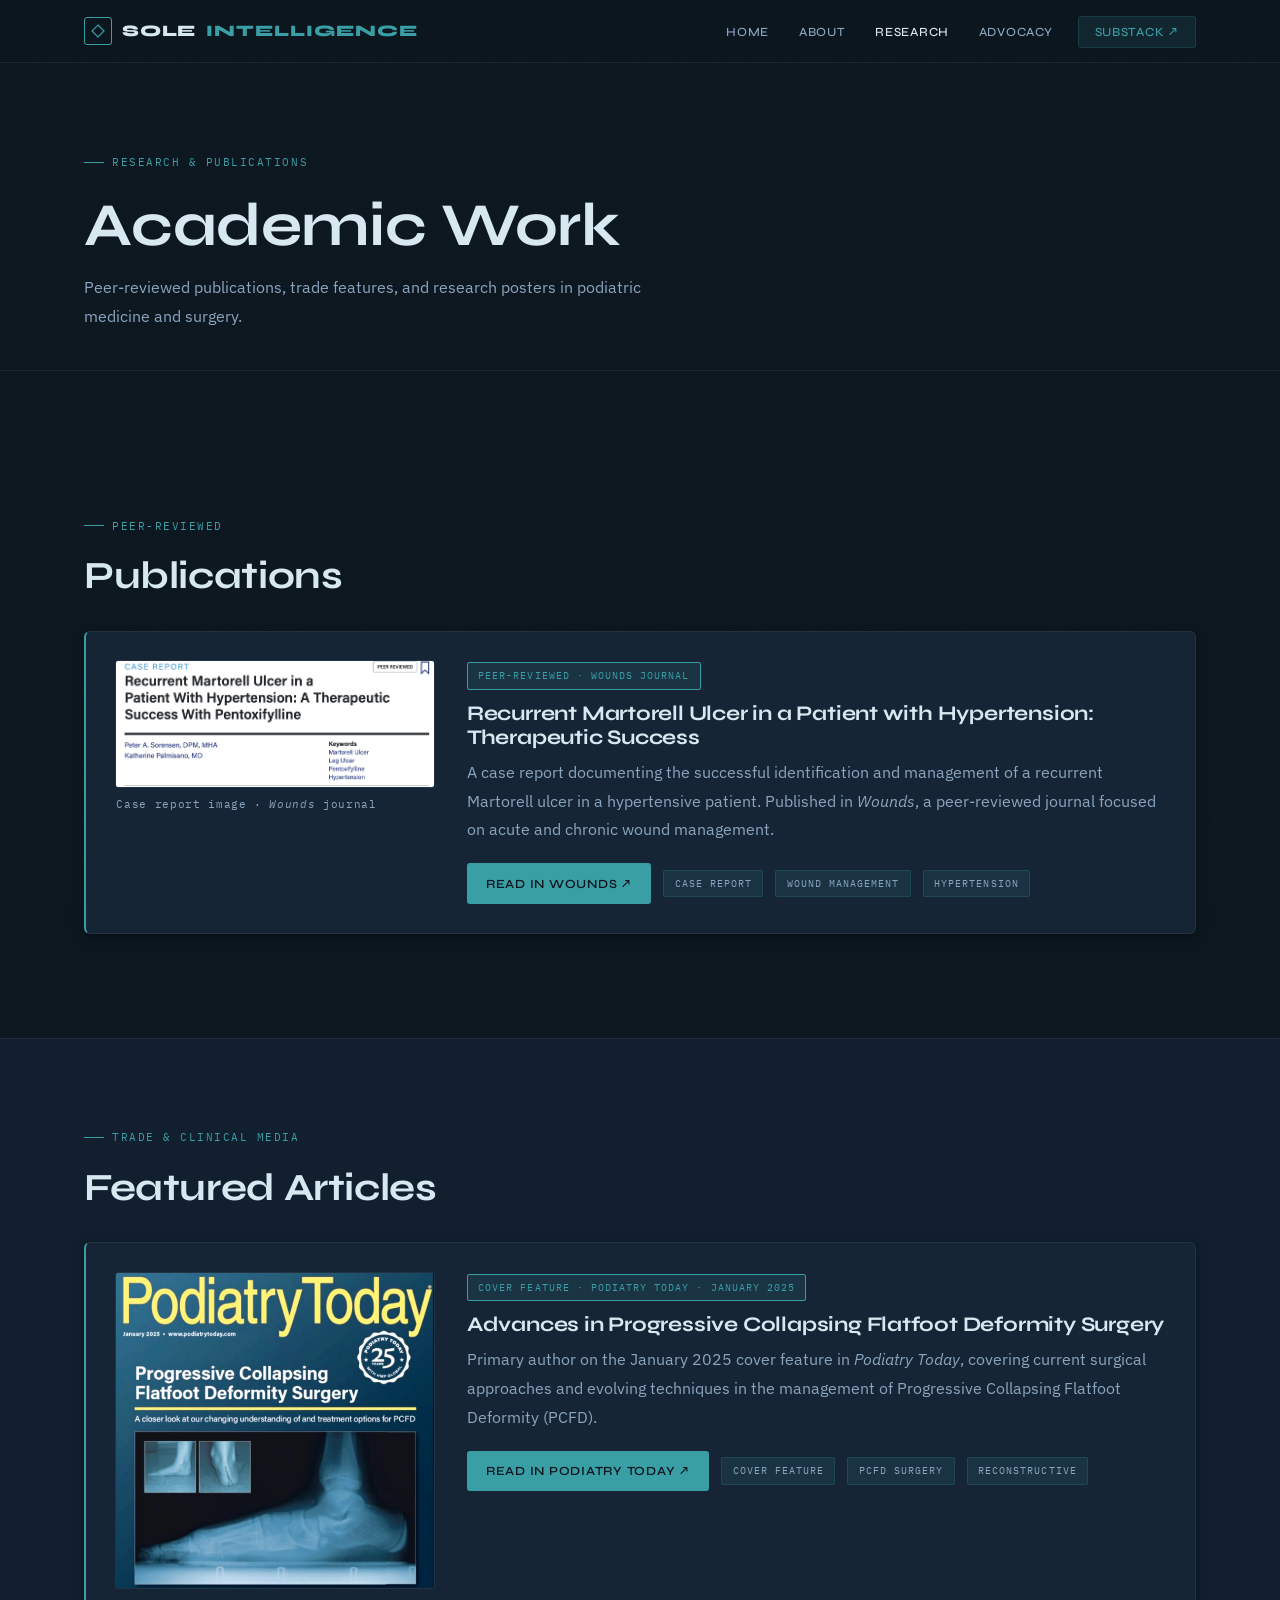
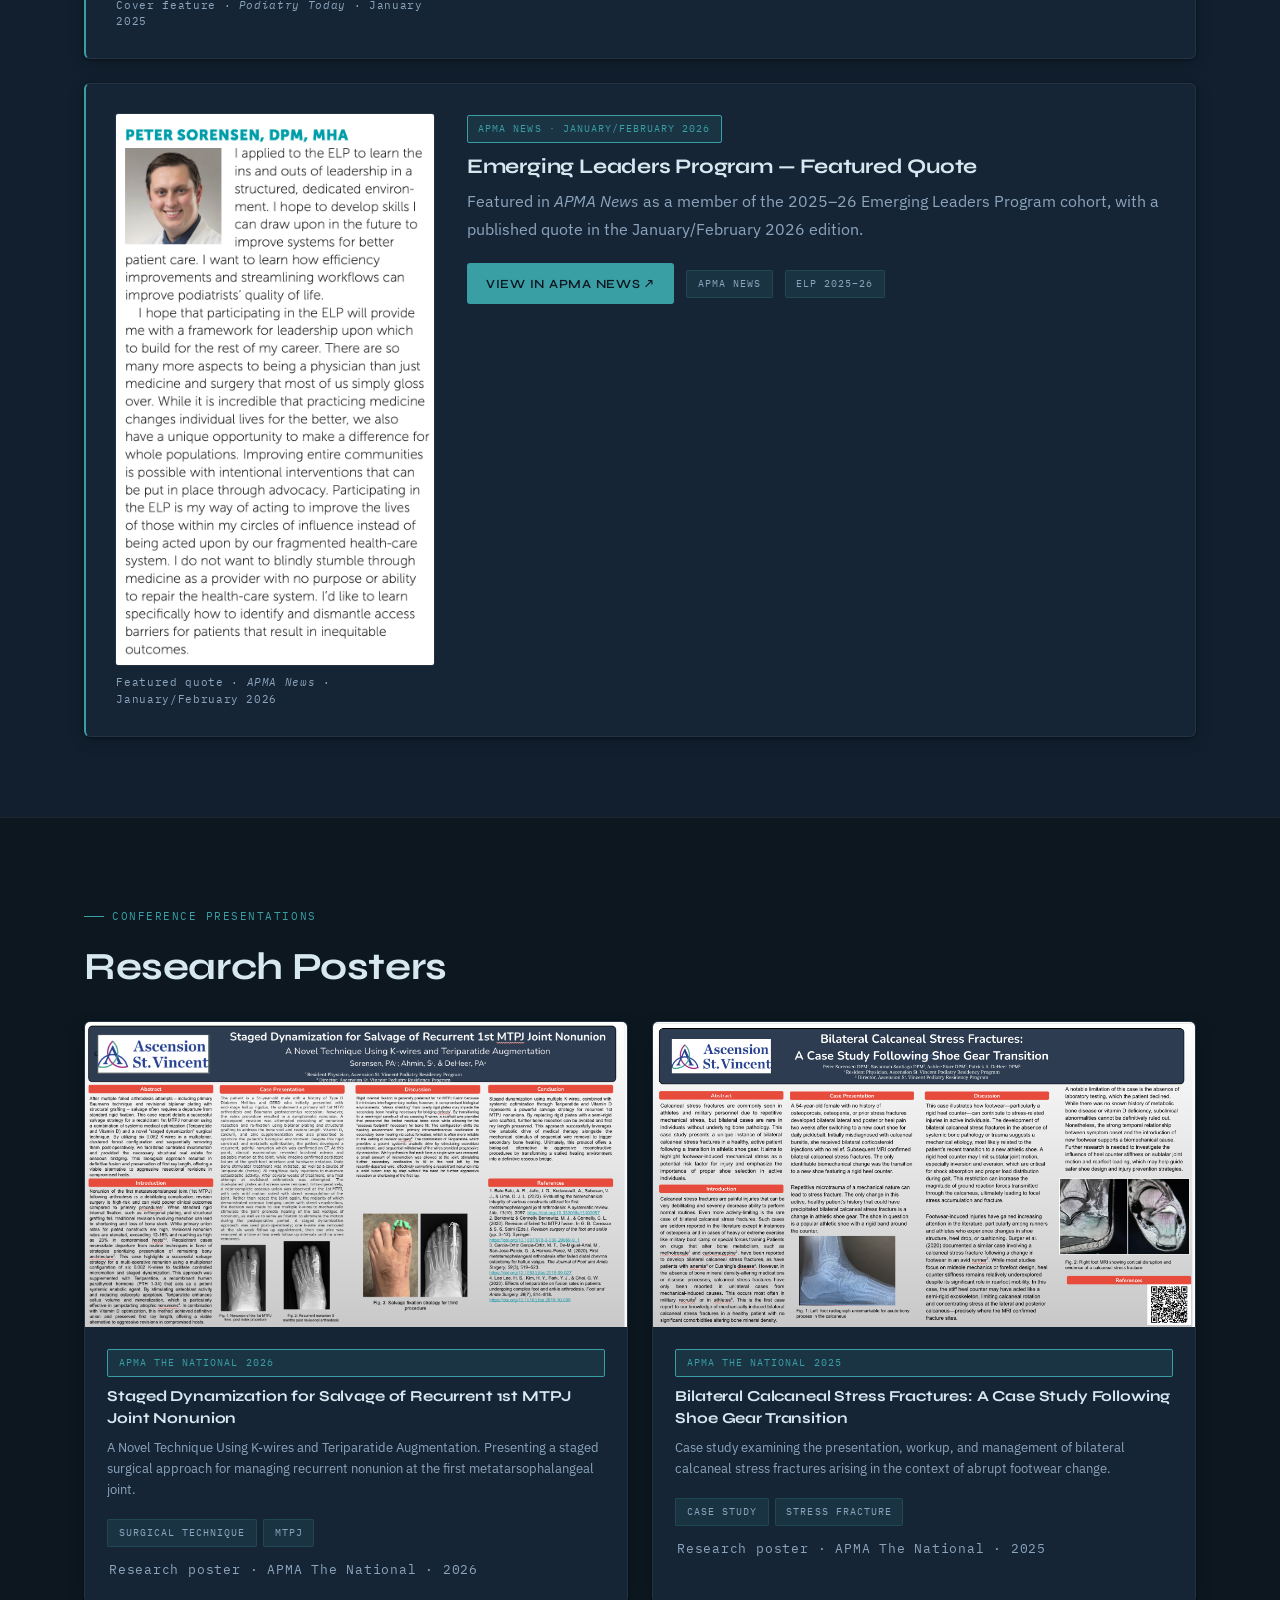
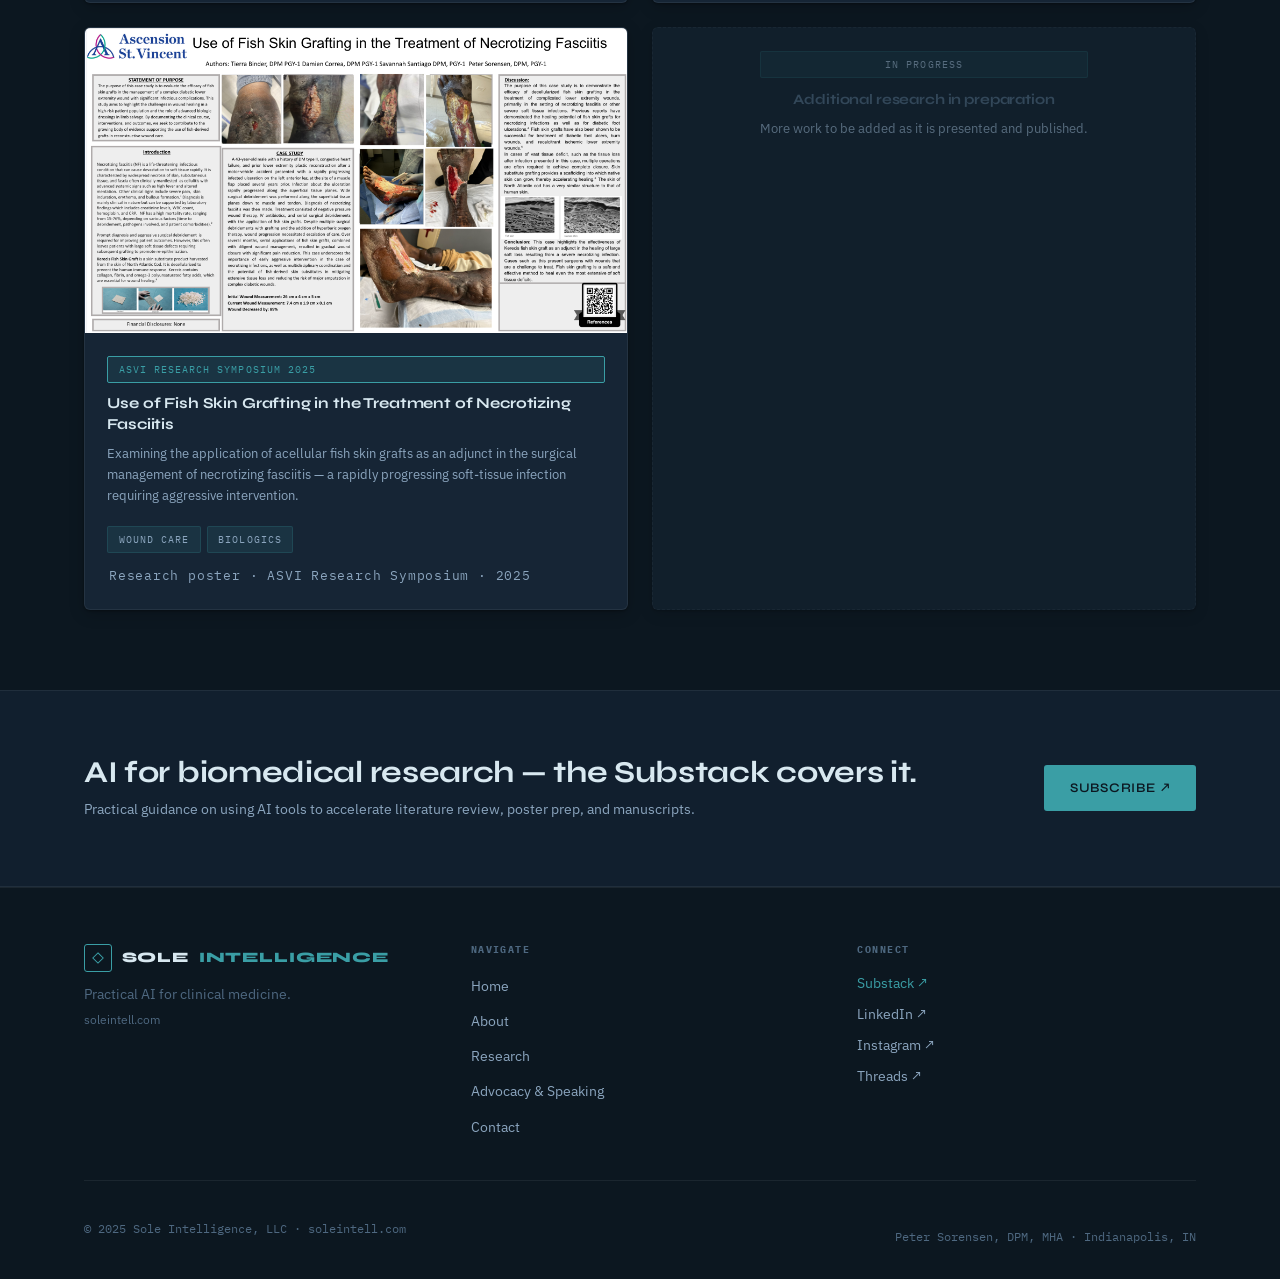
<file: pages/research.html>
<!DOCTYPE html>
<html lang="en">
<head>
  <meta charset="UTF-8" />
  <meta name="viewport" content="width=device-width, initial-scale=1.0" />
  <title>Research &amp; Publications — Peter Sorensen, DPM, MHA | Sole Intelligence</title>
  <meta name="description" content="Peer-reviewed publications, conference posters, and academic work by Peter Sorensen, DPM, MHA — podiatric physician and surgeon." />
  <link rel="stylesheet" href="../styles/globals.css" />
  <link rel="icon" type="image/svg+xml" href="../assets/icons/favicon.svg" />
</head>
<body>

  <!-- ============================================================
       NAVIGATION
  ============================================================ -->
  <nav class="nav">
    <div class="nav-inner">
      <a href="../index.html" class="nav-logo">
        <div class="nav-logo-mark">
          <svg width="14" height="14" viewBox="0 0 14 14" fill="none"><path d="M7 1L13 7L7 13L1 7L7 1Z" stroke="#3A9EA5" stroke-width="1.2" fill="none"/></svg>
        </div>
        Sole<span>Intelligence</span>
      </a>
      <ul class="nav-links">
        <li><a href="../index.html">Home</a></li>
        <li><a href="about.html">About</a></li>
        <li><a href="research.html" class="active">Research</a></li>
        <li><a href="advocacy.html">Advocacy</a></li>
        <li><a href="https://substack.com/@soleintell" target="_blank" rel="noopener" class="nav-cta">Substack ↗</a></li>
      </ul>
      <button class="nav-toggle" id="navToggle" aria-label="Toggle menu">
        <span></span><span></span><span></span>
      </button>
    </div>
    <div class="nav-mobile" id="mobileNav">
      <a href="../index.html">Home</a>
      <a href="about.html">About</a>
      <a href="research.html">Research</a>
      <a href="advocacy.html">Advocacy</a>
      <a href="https://substack.com/@soleintell" target="_blank" rel="noopener">Substack ↗</a>
    </div>
  </nav>

  <!-- ============================================================
       PAGE HEADER
  ============================================================ -->
  <div class="page-header">
    <div class="container">
      <span class="section-tag">Research &amp; Publications</span>
      <h1>Academic Work</h1>
      <p>Peer-reviewed publications, trade features, and research posters in podiatric medicine and surgery.</p>
    </div>
  </div>

  <!-- ============================================================
       PEER-REVIEWED PUBLICATIONS
  ============================================================ -->
  <section class="section">
    <div class="container">
      <span class="section-tag">Peer-Reviewed</span>
      <h2 style="margin-bottom: 2rem;">Publications</h2>

      <!-- Martorell Ulcer -->
      <div class="card card-accent" style="display: grid; grid-template-columns: 320px 1fr; gap: 2rem; align-items: start; margin-bottom: 1.5rem;">
        <div>
          <div style="border-radius: var(--radius); overflow: hidden; border: 1px solid var(--border-sub);">
            <img src="../Martorell.jpg" alt="Martorell Ulcer case report — published in Wounds journal" loading="lazy" style="width: 100%; display: block;" />
          </div>
          <p class="img-caption" style="margin-top: 0.5rem;">Case report image · <em>Wounds</em> journal</p>
        </div>
        <div>
          <span class="tag tag-accent" style="margin-bottom: 0.75rem;">Peer-Reviewed · Wounds Journal</span>
          <h2 style="font-size: 1.3rem; margin-bottom: 0.5rem;">Recurrent Martorell Ulcer in a Patient with Hypertension: Therapeutic Success</h2>
          <p style="margin-top: 0.5rem;">
            A case report documenting the successful identification and management of a recurrent
            Martorell ulcer in a hypertensive patient. Published in <em>Wounds</em>, a peer-reviewed
            journal focused on acute and chronic wound management.
          </p>
          <div style="margin-top: 1.2rem; display: flex; gap: 0.75rem; flex-wrap: wrap; align-items: center;">
            <a href="https://www.hmpgloballearningnetwork.com/site/wounds/case-report/recurrent-martorell-ulcer-patient-hypertension-therapeutic-success"
               target="_blank" rel="noopener" class="btn btn-primary" style="font-size: 0.78rem; padding: 0.6rem 1.2rem;">
              Read in Wounds ↗
            </a>
            <span class="tag">Case Report</span>
            <span class="tag">Wound Management</span>
            <span class="tag">Hypertension</span>
          </div>
        </div>
      </div>

    </div>
  </section>

  <!-- ============================================================
       TRADE PUBLICATIONS
  ============================================================ -->
  <section class="section section-alt">
    <div class="container">
      <span class="section-tag">Trade &amp; Clinical Media</span>
      <h2 style="margin-bottom: 2rem;">Featured Articles</h2>

      <!-- Podiatry Today Cover -->
      <div class="card card-accent" style="display: grid; grid-template-columns: 320px 1fr; gap: 2rem; align-items: start; margin-bottom: 1.5rem;">
        <div>
          <div style="border-radius: var(--radius); overflow: hidden; border: 1px solid var(--border-sub);">
            <img src="../PCFD.jpg" alt="Podiatry Today January 2025 cover — Advances in Progressive Collapsing Flatfoot Deformity Surgery" loading="lazy" style="width: 100%; display: block;" />
          </div>
          <p class="img-caption" style="margin-top: 0.5rem;">Cover feature · <em>Podiatry Today</em> · January 2025</p>
        </div>
        <div>
          <span class="tag tag-accent" style="margin-bottom: 0.75rem;">Cover Feature · Podiatry Today · January 2025</span>
          <h2 style="font-size: 1.3rem; margin-bottom: 0.5rem;">Advances in Progressive Collapsing Flatfoot Deformity Surgery</h2>
          <p style="margin-top: 0.5rem;">
            Primary author on the January 2025 cover feature in <em>Podiatry Today</em>, covering
            current surgical approaches and evolving techniques in the management of Progressive
            Collapsing Flatfoot Deformity (PCFD).
          </p>
          <div style="margin-top: 1.2rem; display: flex; gap: 0.75rem; flex-wrap: wrap; align-items: center;">
            <a href="https://www.hmpgloballearningnetwork.com/site/podiatry/advances-progressive-collapsing-flatfoot-deformity-surgery"
               target="_blank" rel="noopener" class="btn btn-primary" style="font-size: 0.78rem; padding: 0.6rem 1.2rem;">
              Read in Podiatry Today ↗
            </a>
            <span class="tag">Cover Feature</span>
            <span class="tag">PCFD Surgery</span>
            <span class="tag">Reconstructive</span>
          </div>
        </div>
      </div>

      <!-- ELP APMA News -->
      <div class="card card-accent" style="display: grid; grid-template-columns: 320px 1fr; gap: 2rem; align-items: start;">
        <div>
          <div style="border-radius: var(--radius); overflow: hidden; border: 1px solid var(--border-sub);">
            <img src="../ELP.jpg" alt="APMA News January/February 2026 — ELP featured quote" loading="lazy" style="width: 100%; display: block;" />
          </div>
          <p class="img-caption" style="margin-top: 0.5rem;">Featured quote · <em>APMA News</em> · January/February 2026</p>
        </div>
        <div>
          <span class="tag tag-accent" style="margin-bottom: 0.75rem;">APMA News · January/February 2026</span>
          <h2 style="font-size: 1.3rem; margin-bottom: 0.5rem;">Emerging Leaders Program — Featured Quote</h2>
          <p style="margin-top: 0.5rem;">
            Featured in <em>APMA News</em> as a member of the 2025–26 Emerging Leaders Program cohort,
            with a published quote in the January/February 2026 edition.
          </p>
          <div style="margin-top: 1.2rem; display: flex; gap: 0.75rem; flex-wrap: wrap; align-items: center;">
            <a href="http://nxtbook.com/nxtbooks/apma/news_20260102/index.php#/p/12"
               target="_blank" rel="noopener" class="btn btn-primary" style="font-size: 0.78rem; padding: 0.6rem 1.2rem;">
              View in APMA News ↗
            </a>
            <span class="tag">APMA News</span>
            <span class="tag">ELP 2025–26</span>
          </div>
        </div>
      </div>

    </div>
  </section>

  <!-- ============================================================
       RESEARCH POSTERS
  ============================================================ -->
  <section class="section">
    <div class="container">
      <span class="section-tag">Conference Presentations</span>
      <h2 style="margin-bottom: 2rem;">Research Posters</h2>

      <div class="grid-2">

        <!-- Staged Dynamization -->
        <div class="pub-card">
          <img class="pub-img" src="../Staged Dynamization.jpg" alt="Research poster: Staged Dynamization for Salvage of Recurrent 1st MTPJ Joint Nonunion — APMA The National 2026" loading="lazy" />
          <div class="pub-body">
            <span class="tag tag-accent" style="margin-bottom: 0.6rem;">APMA The National 2026</span>
            <h3>Staged Dynamization for Salvage of Recurrent 1st MTPJ Joint Nonunion</h3>
            <p>
              A Novel Technique Using K-wires and Teriparatide Augmentation.
              Presenting a staged surgical approach for managing recurrent nonunion at
              the first metatarsophalangeal joint.
            </p>
            <div class="pub-footer">
              <div style="display: flex; gap: 0.4rem; flex-wrap: wrap;">
                <span class="tag">Surgical Technique</span>
                <span class="tag">MTPJ</span>
              </div>
            </div>
            <p class="img-caption" style="margin-top: 0.75rem;">Research poster · APMA The National · 2026</p>
          </div>
        </div>

        <!-- Calcaneal Stress Fractures -->
        <div class="pub-card">
          <img class="pub-img" src="../Calc Fx.jpg" alt="Research poster: Bilateral Calcaneal Stress Fractures following shoe gear transition — APMA The National 2025" loading="lazy" />
          <div class="pub-body">
            <span class="tag tag-accent" style="margin-bottom: 0.6rem;">APMA The National 2025</span>
            <h3>Bilateral Calcaneal Stress Fractures: A Case Study Following Shoe Gear Transition</h3>
            <p>
              Case study examining the presentation, workup, and management of bilateral calcaneal
              stress fractures arising in the context of abrupt footwear change.
            </p>
            <div class="pub-footer">
              <div style="display: flex; gap: 0.4rem; flex-wrap: wrap;">
                <span class="tag">Case Study</span>
                <span class="tag">Stress Fracture</span>
              </div>
            </div>
            <p class="img-caption" style="margin-top: 0.75rem;">Research poster · APMA The National · 2025</p>
          </div>
        </div>

        <!-- Fish Skin Grafting -->
        <div class="pub-card">
          <img class="pub-img" src="../Fish Skin.jpg" alt="Research poster: Use of Fish Skin Grafting in the Treatment of Necrotizing Fasciitis — ASVI Research Symposium 2025" loading="lazy" />
          <div class="pub-body">
            <span class="tag tag-accent" style="margin-bottom: 0.6rem;">ASVI Research Symposium 2025</span>
            <h3>Use of Fish Skin Grafting in the Treatment of Necrotizing Fasciitis</h3>
            <p>
              Examining the application of acellular fish skin grafts as an adjunct in the
              surgical management of necrotizing fasciitis — a rapidly progressing soft-tissue
              infection requiring aggressive intervention.
            </p>
            <div class="pub-footer">
              <div style="display: flex; gap: 0.4rem; flex-wrap: wrap;">
                <span class="tag">Wound Care</span>
                <span class="tag">Biologics</span>
              </div>
            </div>
            <p class="img-caption" style="margin-top: 0.75rem;">Research poster · ASVI Research Symposium · 2025</p>
          </div>
        </div>

        <!-- Placeholder for future work -->
        <div class="pub-card" style="border-style: dashed; opacity: 0.6; justify-content: center; align-items: center; min-height: 220px;">
          <div class="pub-body" style="text-align: center;">
            <span class="tag" style="margin-bottom: 0.75rem;">In Progress</span>
            <h3 style="color: var(--text-dim); font-size: 0.9rem;">Additional research in preparation</h3>
            <p style="font-size: 0.8rem;">More work to be added as it is presented and published.</p>
          </div>
        </div>

      </div>
    </div>
  </section>

  <!-- ============================================================
       CTA
  ============================================================ -->
  <section class="cta-band">
    <div class="container">
      <div class="cta-band-inner">
        <div>
          <h2>AI for biomedical research — the Substack covers it.</h2>
          <p>Practical guidance on using AI tools to accelerate literature review, poster prep, and manuscripts.</p>
        </div>
        <a href="https://substack.com/@soleintell" target="_blank" rel="noopener" class="btn btn-primary">
          Subscribe ↗
        </a>
      </div>
    </div>
  </section>

  <!-- ============================================================
       FOOTER
  ============================================================ -->
  <footer class="footer">
    <div class="container">
      <div class="footer-inner">
        <div class="footer-brand">
          <a href="../index.html" class="nav-logo" style="font-size: 0.9rem;">
            <div class="nav-logo-mark">
              <svg width="12" height="12" viewBox="0 0 14 14" fill="none"><path d="M7 1L13 7L7 13L1 7L7 1Z" stroke="#3A9EA5" stroke-width="1.2" fill="none"/></svg>
            </div>
            Sole<span>Intelligence</span>
          </a>
          <p style="margin-top: 0.75rem;">Practical AI for clinical medicine.</p>
          <p style="font-size: 0.78rem; margin-top: 0.25rem;">soleintell.com</p>
        </div>
        <div class="footer-links">
          <h5>Navigate</h5>
          <ul>
            <li><a href="../index.html">Home</a></li>
            <li><a href="about.html">About</a></li>
            <li><a href="research.html">Research</a></li>
            <li><a href="advocacy.html">Advocacy &amp; Speaking</a></li>
            <li><a href="../index.html#contact">Contact</a></li>
          </ul>
        </div>
        <div class="footer-social">
          <h5>Connect</h5>
          <div style="display: flex; flex-direction: column; gap: 0.5rem;">
            <a href="https://substack.com/@soleintell" target="_blank" rel="noopener" style="font-size: 0.85rem; color: var(--accent); text-decoration: none;">Substack ↗</a>
            <a href="https://www.linkedin.com/in/peter-sorensen-6b8b1a13b" target="_blank" rel="noopener" style="font-size: 0.85rem; color: var(--text-muted); text-decoration: none;">LinkedIn ↗</a>
            <a href="https://www.instagram.com/dr.peter.sorensen" target="_blank" rel="noopener" style="font-size: 0.85rem; color: var(--text-muted); text-decoration: none;">Instagram ↗</a>
            <a href="https://www.threads.com/@petabr3add" target="_blank" rel="noopener" style="font-size: 0.85rem; color: var(--text-muted); text-decoration: none;">Threads ↗</a>
          </div>
        </div>
      </div>
      <div class="footer-bottom">
        <p>© 2025 Sole Intelligence, LLC · soleintell.com</p>
        <p>Peter Sorensen, DPM, MHA · Indianapolis, IN</p>
      </div>
    </div>
  </footer>

  <script src="../scripts/main.js"></script>
</body>
</html>
</file>
<file: styles/globals.css>
/* ============================================================
   SOLE INTELLIGENCE — Global Stylesheet
   Palette: Deep navy base, muted teal accent, off-white text
   Vibe: OR meets data lab — grounded, surgical, credible
   ============================================================ */

@import url('https://fonts.googleapis.com/css2?family=Syne:wght@400;500;600;700;800&family=IBM+Plex+Sans:ital,wght@0,300;0,400;0,500;0,600;1,300;1,400&family=IBM+Plex+Mono:wght@400;500&display=swap');

/* ---- CSS Variables ---- */
:root {
  --bg:        #0C1720;
  --bg-mid:    #111F2E;
  --bg-card:   #162535;
  --bg-card-2: #1A2D40;

  --accent:    #3A9EA5;
  --accent-dim:#2A7880;
  --accent-faint: rgba(58, 158, 165, 0.12);

  --gray-blue: #7A97B0;
  --gray-dim:  #4A6478;

  --text:      #D8E8F0;
  --text-muted:#8BA5BE;
  --text-dim:  #4E6880;

  --border:    rgba(58, 158, 165, 0.18);
  --border-sub:rgba(216, 232, 240, 0.07);
  --line:      rgba(216, 232, 240, 0.06);

  --font-display: 'Syne', sans-serif;
  --font-body:    'IBM Plex Sans', sans-serif;
  --font-mono:    'IBM Plex Mono', monospace;

  --radius: 3px;
  --radius-md: 6px;

  --shadow-card: 0 1px 3px rgba(0,0,0,0.35), 0 4px 16px rgba(0,0,0,0.2);
  --shadow-glow: 0 0 0 1px var(--border);

  --transition: 200ms ease;
}

/* ---- Reset ---- */
*, *::before, *::after { box-sizing: border-box; margin: 0; padding: 0; }

html {
  scroll-behavior: smooth;
  font-size: 16px;
}

body {
  background-color: var(--bg);
  color: var(--text);
  font-family: var(--font-body);
  font-weight: 400;
  line-height: 1.7;
  -webkit-font-smoothing: antialiased;
  overflow-x: hidden;
}

/* Subtle noise texture overlay */
body::before {
  content: '';
  position: fixed;
  inset: 0;
  background-image: url("data:image/svg+xml,%3Csvg xmlns='http://www.w3.org/2000/svg' width='300' height='300'%3E%3Cfilter id='n'%3E%3CfeTurbulence type='fractalNoise' baseFrequency='0.75' numOctaves='4' stitchTiles='stitch'/%3E%3C/filter%3E%3Crect width='300' height='300' filter='url(%23n)' opacity='0.025'/%3E%3C/svg%3E");
  pointer-events: none;
  z-index: 0;
  opacity: 0.6;
}

img { max-width: 100%; display: block; }
a { color: var(--accent); text-decoration: none; transition: color var(--transition); }
a:hover { color: var(--text); }

/* ---- Typography ---- */
h1, h2, h3, h4, h5 {
  font-family: var(--font-display);
  font-weight: 700;
  line-height: 1.15;
  letter-spacing: -0.01em;
  color: var(--text);
}

h1 { font-size: clamp(2.2rem, 5vw, 3.8rem); }
h2 { font-size: clamp(1.6rem, 3.5vw, 2.4rem); }
h3 { font-size: clamp(1.1rem, 2.5vw, 1.4rem); }
h4 { font-size: 1rem; font-weight: 600; letter-spacing: 0.04em; text-transform: uppercase; }

p { color: var(--text-muted); font-size: 1rem; line-height: 1.8; }
p + p { margin-top: 1rem; }

.label {
  font-family: var(--font-mono);
  font-size: 0.7rem;
  letter-spacing: 0.12em;
  text-transform: uppercase;
  color: var(--accent);
  display: block;
  margin-bottom: 0.6rem;
}

.section-tag {
  display: inline-flex;
  align-items: center;
  gap: 0.5rem;
  font-family: var(--font-mono);
  font-size: 0.68rem;
  letter-spacing: 0.14em;
  text-transform: uppercase;
  color: var(--accent);
  margin-bottom: 1.2rem;
}

.section-tag::before {
  content: '';
  display: block;
  width: 20px;
  height: 1px;
  background: var(--accent);
}

/* ---- Layout ---- */
.container {
  width: 100%;
  max-width: 1160px;
  margin: 0 auto;
  padding: 0 1.5rem;
}

.section {
  padding: 5rem 0;
  position: relative;
  z-index: 1;
}

.section-alt {
  background-color: var(--bg-mid);
}

.section + .section { border-top: 1px solid var(--border-sub); }

/* ---- Buttons ---- */
.btn {
  display: inline-flex;
  align-items: center;
  gap: 0.5rem;
  font-family: var(--font-display);
  font-size: 0.82rem;
  font-weight: 600;
  letter-spacing: 0.06em;
  text-transform: uppercase;
  padding: 0.75rem 1.6rem;
  border-radius: var(--radius);
  transition: all var(--transition);
  cursor: pointer;
  border: none;
  text-decoration: none;
}

.btn-primary {
  background: var(--accent);
  color: var(--bg);
}
.btn-primary:hover {
  background: #4AB5BC;
  color: var(--bg);
  transform: translateY(-1px);
}

.btn-outline {
  background: transparent;
  color: var(--text);
  border: 1px solid var(--border);
}
.btn-outline:hover {
  border-color: var(--accent);
  color: var(--accent);
}

.btn-ghost {
  background: transparent;
  color: var(--text-muted);
  padding: 0.6rem 1rem;
}
.btn-ghost:hover { color: var(--accent); }

/* ---- Cards ---- */
.card {
  background: var(--bg-card);
  border: 1px solid var(--border-sub);
  border-radius: var(--radius-md);
  padding: 1.8rem;
  box-shadow: var(--shadow-card);
  transition: border-color var(--transition), transform var(--transition);
}

.card:hover {
  border-color: var(--border);
  transform: translateY(-2px);
}

.card-accent {
  border-left: 2px solid var(--accent);
}

/* ---- Divider ---- */
.divider {
  border: none;
  border-top: 1px solid var(--border-sub);
  margin: 3rem 0;
}

/* ---- Tags / Badges ---- */
.tag {
  display: inline-block;
  font-family: var(--font-mono);
  font-size: 0.65rem;
  letter-spacing: 0.1em;
  text-transform: uppercase;
  padding: 0.25rem 0.65rem;
  border: 1px solid var(--border);
  border-radius: 2px;
  color: var(--text-muted);
  background: var(--accent-faint);
}

.tag-accent {
  border-color: var(--accent);
  color: var(--accent);
}

/* ---- Navigation ---- */
.nav {
  position: fixed;
  top: 0;
  left: 0;
  right: 0;
  z-index: 100;
  background: rgba(12, 23, 32, 0.92);
  backdrop-filter: blur(12px);
  -webkit-backdrop-filter: blur(12px);
  border-bottom: 1px solid var(--border-sub);
  transition: background var(--transition);
}

.nav-inner {
  display: flex;
  align-items: center;
  justify-content: space-between;
  padding: 0 1.5rem;
  max-width: 1160px;
  margin: 0 auto;
  height: 62px;
}

.nav-logo {
  font-family: var(--font-display);
  font-size: 1rem;
  font-weight: 800;
  letter-spacing: 0.06em;
  color: var(--text);
  text-transform: uppercase;
  text-decoration: none;
  display: flex;
  align-items: center;
  gap: 0.6rem;
}

.nav-logo span {
  color: var(--accent);
}

.nav-logo-mark {
  width: 28px;
  height: 28px;
  border: 1.5px solid var(--accent);
  border-radius: 3px;
  display: flex;
  align-items: center;
  justify-content: center;
}

.nav-links {
  display: flex;
  align-items: center;
  gap: 0.25rem;
  list-style: none;
}

.nav-links a {
  font-family: var(--font-display);
  font-size: 0.78rem;
  font-weight: 500;
  letter-spacing: 0.06em;
  text-transform: uppercase;
  color: var(--text-muted);
  padding: 0.5rem 0.8rem;
  border-radius: var(--radius);
  transition: color var(--transition);
  text-decoration: none;
}

.nav-links a:hover,
.nav-links a.active { color: var(--text); }

.nav-links .nav-cta {
  margin-left: 0.5rem;
  background: var(--accent-faint);
  border: 1px solid var(--border);
  color: var(--accent);
  padding: 0.45rem 1rem;
}

.nav-links .nav-cta:hover {
  background: var(--accent);
  color: var(--bg);
  border-color: var(--accent);
}

/* Mobile hamburger */
.nav-toggle {
  display: none;
  flex-direction: column;
  gap: 5px;
  background: none;
  border: none;
  cursor: pointer;
  padding: 0.4rem;
}

.nav-toggle span {
  display: block;
  width: 22px;
  height: 1.5px;
  background: var(--text);
  transition: all var(--transition);
}

.nav-toggle.open span:nth-child(1) { transform: translateY(6.5px) rotate(45deg); }
.nav-toggle.open span:nth-child(2) { opacity: 0; }
.nav-toggle.open span:nth-child(3) { transform: translateY(-6.5px) rotate(-45deg); }

.nav-mobile {
  display: none;
  background: var(--bg-mid);
  border-top: 1px solid var(--border-sub);
  padding: 1rem 1.5rem 1.5rem;
}

.nav-mobile.open { display: block; }

.nav-mobile a {
  display: block;
  font-family: var(--font-display);
  font-size: 0.85rem;
  font-weight: 500;
  letter-spacing: 0.06em;
  text-transform: uppercase;
  color: var(--text-muted);
  padding: 0.65rem 0;
  border-bottom: 1px solid var(--border-sub);
  text-decoration: none;
}

.nav-mobile a:hover { color: var(--accent); }

/* ---- Footer ---- */
.footer {
  background: var(--bg);
  border-top: 1px solid var(--border-sub);
  padding: 3.5rem 0 2rem;
  position: relative;
  z-index: 1;
}

.footer-inner {
  display: grid;
  grid-template-columns: 1fr 1fr 1fr;
  gap: 3rem;
  padding-bottom: 2.5rem;
  border-bottom: 1px solid var(--border-sub);
  margin-bottom: 1.8rem;
}

.footer-brand p {
  font-size: 0.85rem;
  color: var(--text-dim);
  margin-top: 0.75rem;
  line-height: 1.6;
}

.footer-links h5 {
  font-family: var(--font-mono);
  font-size: 0.65rem;
  letter-spacing: 0.14em;
  text-transform: uppercase;
  color: var(--text-dim);
  margin-bottom: 1rem;
}

.footer-links ul { list-style: none; }
.footer-links li + li { margin-top: 0.5rem; }
.footer-links a {
  font-size: 0.85rem;
  color: var(--text-muted);
  text-decoration: none;
  transition: color var(--transition);
}
.footer-links a:hover { color: var(--accent); }

.footer-social h5 {
  font-family: var(--font-mono);
  font-size: 0.65rem;
  letter-spacing: 0.14em;
  text-transform: uppercase;
  color: var(--text-dim);
  margin-bottom: 1rem;
}

.social-icons {
  display: flex;
  flex-wrap: wrap;
  gap: 0.6rem;
}

.social-icon {
  display: flex;
  align-items: center;
  justify-content: center;
  width: 36px;
  height: 36px;
  border: 1px solid var(--border-sub);
  border-radius: var(--radius);
  color: var(--text-muted);
  transition: all var(--transition);
  text-decoration: none;
}

.social-icon:hover {
  border-color: var(--accent);
  color: var(--accent);
}

.footer-bottom {
  display: flex;
  align-items: center;
  justify-content: space-between;
  flex-wrap: wrap;
  gap: 0.5rem;
}

.footer-bottom p {
  font-size: 0.75rem;
  color: var(--text-dim);
  font-family: var(--font-mono);
}

/* ---- Hero ---- */
.hero {
  padding: 10rem 0 5rem;
  position: relative;
  z-index: 1;
  overflow: hidden;
}

.hero-grid {
  display: grid;
  grid-template-columns: 1fr 420px;
  gap: 4rem;
  align-items: center;
}

.hero-eyebrow {
  display: inline-flex;
  align-items: center;
  gap: 0.6rem;
  font-family: var(--font-mono);
  font-size: 0.68rem;
  letter-spacing: 0.16em;
  text-transform: uppercase;
  color: var(--accent);
  margin-bottom: 1.5rem;
}

.hero-eyebrow::before {
  content: '';
  width: 24px;
  height: 1px;
  background: var(--accent);
}

.hero h1 {
  margin-bottom: 1.2rem;
}

.hero h1 em {
  font-style: normal;
  color: var(--accent);
}

.hero-sub {
  font-size: 1.05rem;
  color: var(--text-muted);
  margin-bottom: 2rem;
  max-width: 520px;
  line-height: 1.75;
}

.hero-creds {
  display: flex;
  flex-wrap: wrap;
  gap: 0.5rem;
  margin-bottom: 2.2rem;
}

.hero-actions {
  display: flex;
  gap: 0.9rem;
  flex-wrap: wrap;
}

/* Hero image */
.hero-img-wrap {
  position: relative;
}

.hero-img-inner {
  position: relative;
  border-radius: var(--radius-md);
  overflow: hidden;
  border: 1px solid var(--border);
  box-shadow: var(--shadow-card);
  aspect-ratio: 3/4;
  background: var(--bg-card);
}

.hero-img-inner img {
  width: 100%;
  height: 100%;
  object-fit: cover;
}

.hero-img-caption {
  position: absolute;
  bottom: 0;
  left: 0;
  right: 0;
  padding: 1.2rem;
  background: linear-gradient(transparent, rgba(12,23,32,0.9));
  display: flex;
  align-items: flex-end;
  justify-content: space-between;
}

.hero-img-label {
  font-family: var(--font-mono);
  font-size: 0.6rem;
  letter-spacing: 0.1em;
  text-transform: uppercase;
  color: var(--text-muted);
}

/* Hero bg accent */
.hero-bg-accent {
  position: absolute;
  top: 0;
  right: 0;
  width: 50%;
  height: 100%;
  background: radial-gradient(ellipse at 80% 30%, rgba(58, 158, 165, 0.06) 0%, transparent 70%);
  pointer-events: none;
}

/* ---- Grid helpers ---- */
.grid-2 {
  display: grid;
  grid-template-columns: 1fr 1fr;
  gap: 1.5rem;
}

.grid-3 {
  display: grid;
  grid-template-columns: repeat(3, 1fr);
  gap: 1.5rem;
}

/* ---- Publication Cards ---- */
.pub-card {
  background: var(--bg-card);
  border: 1px solid var(--border-sub);
  border-radius: var(--radius-md);
  overflow: hidden;
  box-shadow: var(--shadow-card);
  display: flex;
  flex-direction: column;
  transition: border-color var(--transition), transform var(--transition);
}

.pub-card:hover {
  border-color: var(--border);
  transform: translateY(-2px);
}

.pub-img {
  width: 100%;
  aspect-ratio: 16/9;
  object-fit: cover;
  background: var(--bg-card-2);
}

.pub-body {
  padding: 1.4rem;
  flex: 1;
  display: flex;
  flex-direction: column;
}

.pub-body h3 {
  font-size: 0.95rem;
  margin-bottom: 0.5rem;
  line-height: 1.4;
}

.pub-body p {
  font-size: 0.82rem;
  line-height: 1.6;
  flex: 1;
}

.pub-footer {
  margin-top: 1.2rem;
  display: flex;
  align-items: center;
  justify-content: space-between;
}

/* ---- Image captions ---- */
.img-caption {
  font-family: var(--font-mono);
  font-size: 0.68rem;
  letter-spacing: 0.06em;
  color: var(--text-muted);
  margin-top: 0.5rem;
  line-height: 1.5;
  padding: 0 0.1rem;
}

/* ---- Photo credit ---- */
.photo-credit {
  font-family: var(--font-mono);
  font-size: 0.58rem;
  letter-spacing: 0.08em;
  color: var(--text-dim);
  text-align: right;
  margin-top: 0.4rem;
}

/* ---- Lobby photos ---- */
.photo-pair {
  display: grid;
  grid-template-columns: 1fr 1fr;
  gap: 1rem;
}

.photo-frame {
  border-radius: var(--radius-md);
  overflow: hidden;
  border: 1px solid var(--border-sub);
  position: relative;
}

.photo-frame img {
  width: 100%;
  height: 100%;
  object-fit: cover;
  aspect-ratio: 4/3;
}

.photo-frame-caption {
  padding: 0.75rem;
  background: var(--bg-card);
  font-size: 0.78rem;
  color: var(--text-muted);
  border-top: 1px solid var(--border-sub);
}

/* ---- Newsletter / CTA Banner ---- */
.cta-band {
  background: var(--bg-mid);
  border-top: 1px solid var(--border-sub);
  border-bottom: 1px solid var(--border-sub);
  padding: 4rem 0;
  position: relative;
  z-index: 1;
}

.cta-band-inner {
  display: flex;
  align-items: center;
  justify-content: space-between;
  gap: 2rem;
  flex-wrap: wrap;
}

.cta-band h2 { font-size: clamp(1.3rem, 3vw, 1.9rem); }
.cta-band p  { font-size: 0.9rem; margin-top: 0.4rem; }

/* ---- Quote block ---- */
.blockquote {
  border-left: 2px solid var(--accent);
  padding: 1.2rem 1.5rem;
  background: var(--accent-faint);
  border-radius: 0 var(--radius) var(--radius) 0;
  margin: 1.5rem 0;
}

.blockquote p {
  font-size: 0.95rem;
  font-style: italic;
  color: var(--text);
}

.blockquote cite {
  font-family: var(--font-mono);
  font-size: 0.68rem;
  letter-spacing: 0.1em;
  text-transform: uppercase;
  color: var(--text-dim);
  display: block;
  margin-top: 0.6rem;
}

/* ---- Speaking topics ---- */
.topic-item {
  display: flex;
  align-items: flex-start;
  gap: 1rem;
  padding: 1.2rem 0;
  border-bottom: 1px solid var(--border-sub);
}

.topic-item:last-child { border-bottom: none; }

.topic-num {
  font-family: var(--font-mono);
  font-size: 0.65rem;
  color: var(--accent);
  padding-top: 0.25rem;
  min-width: 28px;
}

.topic-item h3 {
  font-size: 0.95rem;
  margin-bottom: 0.3rem;
}

.topic-item p {
  font-size: 0.83rem;
  line-height: 1.6;
}

/* ---- Video embed ---- */
.video-wrapper {
  position: relative;
  border-radius: var(--radius-md);
  overflow: hidden;
  border: 1px solid var(--border-sub);
  aspect-ratio: 9/16;
  max-width: 340px;
  background: var(--bg-card);
}

.video-wrapper iframe {
  width: 100%;
  height: 100%;
  border: none;
}

/* ---- Stat row ---- */
.stat-row {
  display: flex;
  gap: 2.5rem;
  flex-wrap: wrap;
}

.stat-item {}

.stat-num {
  font-family: var(--font-display);
  font-size: 2rem;
  font-weight: 800;
  color: var(--text);
  line-height: 1;
}

.stat-label {
  font-family: var(--font-mono);
  font-size: 0.65rem;
  letter-spacing: 0.1em;
  text-transform: uppercase;
  color: var(--text-dim);
  margin-top: 0.3rem;
}

/* ---- About page bio ---- */
.bio-layout {
  display: grid;
  grid-template-columns: 300px 1fr;
  gap: 4rem;
  align-items: start;
}

.bio-sidebar .headshot {
  width: 100%;
  border-radius: var(--radius-md);
  overflow: hidden;
  border: 1px solid var(--border);
  aspect-ratio: 3/4;
  background: var(--bg-card);
}

.bio-sidebar .headshot img {
  width: 100%;
  height: 100%;
  object-fit: cover;
}

.bio-sidebar .sidebar-info {
  margin-top: 1.5rem;
}

.sidebar-info dl {
  display: grid;
  grid-template-columns: auto 1fr;
  gap: 0.5rem 1rem;
  font-size: 0.82rem;
}

.sidebar-info dt {
  font-family: var(--font-mono);
  font-size: 0.62rem;
  letter-spacing: 0.1em;
  text-transform: uppercase;
  color: var(--text-dim);
  padding-top: 0.15rem;
}

.sidebar-info dd { color: var(--text-muted); }

/* ---- Involvement list ---- */
.involvement-grid {
  display: grid;
  grid-template-columns: 1fr 1fr;
  gap: 1rem;
}

.involve-card {
  background: var(--bg-card);
  border: 1px solid var(--border-sub);
  border-radius: var(--radius-md);
  padding: 1.4rem;
  transition: border-color var(--transition);
}

.involve-card:hover { border-color: var(--border); }

.involve-card .icon-line {
  width: 32px;
  height: 1px;
  background: var(--accent);
  margin-bottom: 1rem;
}

.involve-card h3 { font-size: 0.92rem; margin-bottom: 0.4rem; }
.involve-card p { font-size: 0.82rem; line-height: 1.6; }

/* ---- Page header ---- */
.page-header {
  padding: 9rem 0 3.5rem;
  position: relative;
  z-index: 1;
}

.page-header h1 { margin-bottom: 0.75rem; }
.page-header p { font-size: 1rem; max-width: 580px; }

.page-header::after {
  content: '';
  display: block;
  margin-top: 2.5rem;
  height: 1px;
  background: var(--border-sub);
}

/* ---- Contact form ---- */
.form-group { margin-bottom: 1.2rem; }

.form-label {
  display: block;
  font-family: var(--font-mono);
  font-size: 0.65rem;
  letter-spacing: 0.12em;
  text-transform: uppercase;
  color: var(--text-dim);
  margin-bottom: 0.5rem;
}

.form-input,
.form-textarea {
  width: 100%;
  background: var(--bg-card);
  border: 1px solid var(--border-sub);
  border-radius: var(--radius);
  color: var(--text);
  font-family: var(--font-body);
  font-size: 0.9rem;
  padding: 0.75rem 1rem;
  transition: border-color var(--transition);
  outline: none;
}

.form-input:focus,
.form-textarea:focus {
  border-color: var(--accent);
}

.form-input::placeholder,
.form-textarea::placeholder { color: var(--text-dim); }

.form-textarea { resize: vertical; min-height: 140px; }

.form-success {
  display: none;
  background: var(--accent-faint);
  border: 1px solid var(--border);
  border-radius: var(--radius-md);
  padding: 1.5rem;
  text-align: center;
  margin-top: 1rem;
}

.form-success p { color: var(--text); font-size: 0.9rem; }

/* ---- Responsive ---- */
@media (max-width: 1024px) {
  .hero-grid { grid-template-columns: 1fr; }
  .hero-img-wrap { max-width: 340px; }
  .bio-layout { grid-template-columns: 240px 1fr; gap: 2.5rem; }
  .grid-3 { grid-template-columns: 1fr 1fr; }
  .footer-inner { grid-template-columns: 1fr 1fr; }
}

@media (max-width: 768px) {
  .nav-links { display: none; }
  .nav-toggle { display: flex; }

  .hero { padding: 8rem 0 4rem; }
  .hero-grid { gap: 2rem; }

  .bio-layout { grid-template-columns: 1fr; }
  .bio-sidebar { display: grid; grid-template-columns: 160px 1fr; gap: 1.5rem; }

  .grid-2,
  .grid-3,
  .involvement-grid,
  .photo-pair { grid-template-columns: 1fr; }

  .cta-band-inner { flex-direction: column; align-items: flex-start; }

  .footer-inner { grid-template-columns: 1fr; gap: 2rem; }

  .footer-bottom { flex-direction: column; gap: 0.5rem; }

  .stat-row { gap: 1.5rem; }
}

@media (max-width: 480px) {
  .hero-actions { flex-direction: column; }
  .btn { justify-content: center; }
  .bio-sidebar { grid-template-columns: 1fr; }
}

/* ---- Animations ---- */
@keyframes fadeUp {
  from { opacity: 0; transform: translateY(18px); }
  to   { opacity: 1; transform: translateY(0); }
}

.fade-up {
  animation: fadeUp 0.55s ease forwards;
}

.fade-up-1 { animation-delay: 0.05s; opacity: 0; }
.fade-up-2 { animation-delay: 0.15s; opacity: 0; }
.fade-up-3 { animation-delay: 0.25s; opacity: 0; }
.fade-up-4 { animation-delay: 0.38s; opacity: 0; }
.fade-up-5 { animation-delay: 0.5s;  opacity: 0; }

/* ---- Utility ---- */
.text-accent   { color: var(--accent); }
.text-muted    { color: var(--text-muted); }
.text-center   { text-align: center; }
.mt-1  { margin-top: 0.5rem; }
.mt-2  { margin-top: 1rem; }
.mt-3  { margin-top: 1.5rem; }
.mt-4  { margin-top: 2rem; }
.mb-1  { margin-bottom: 0.5rem; }
.mb-2  { margin-bottom: 1rem; }
.mb-3  { margin-bottom: 1.5rem; }
.mb-4  { margin-bottom: 2rem; }
.flex  { display: flex; }
.flex-wrap { flex-wrap: wrap; }
.items-center { align-items: center; }
.gap-1 { gap: 0.5rem; }
.gap-2 { gap: 1rem; }
.gap-3 { gap: 1.5rem; }
</file>
